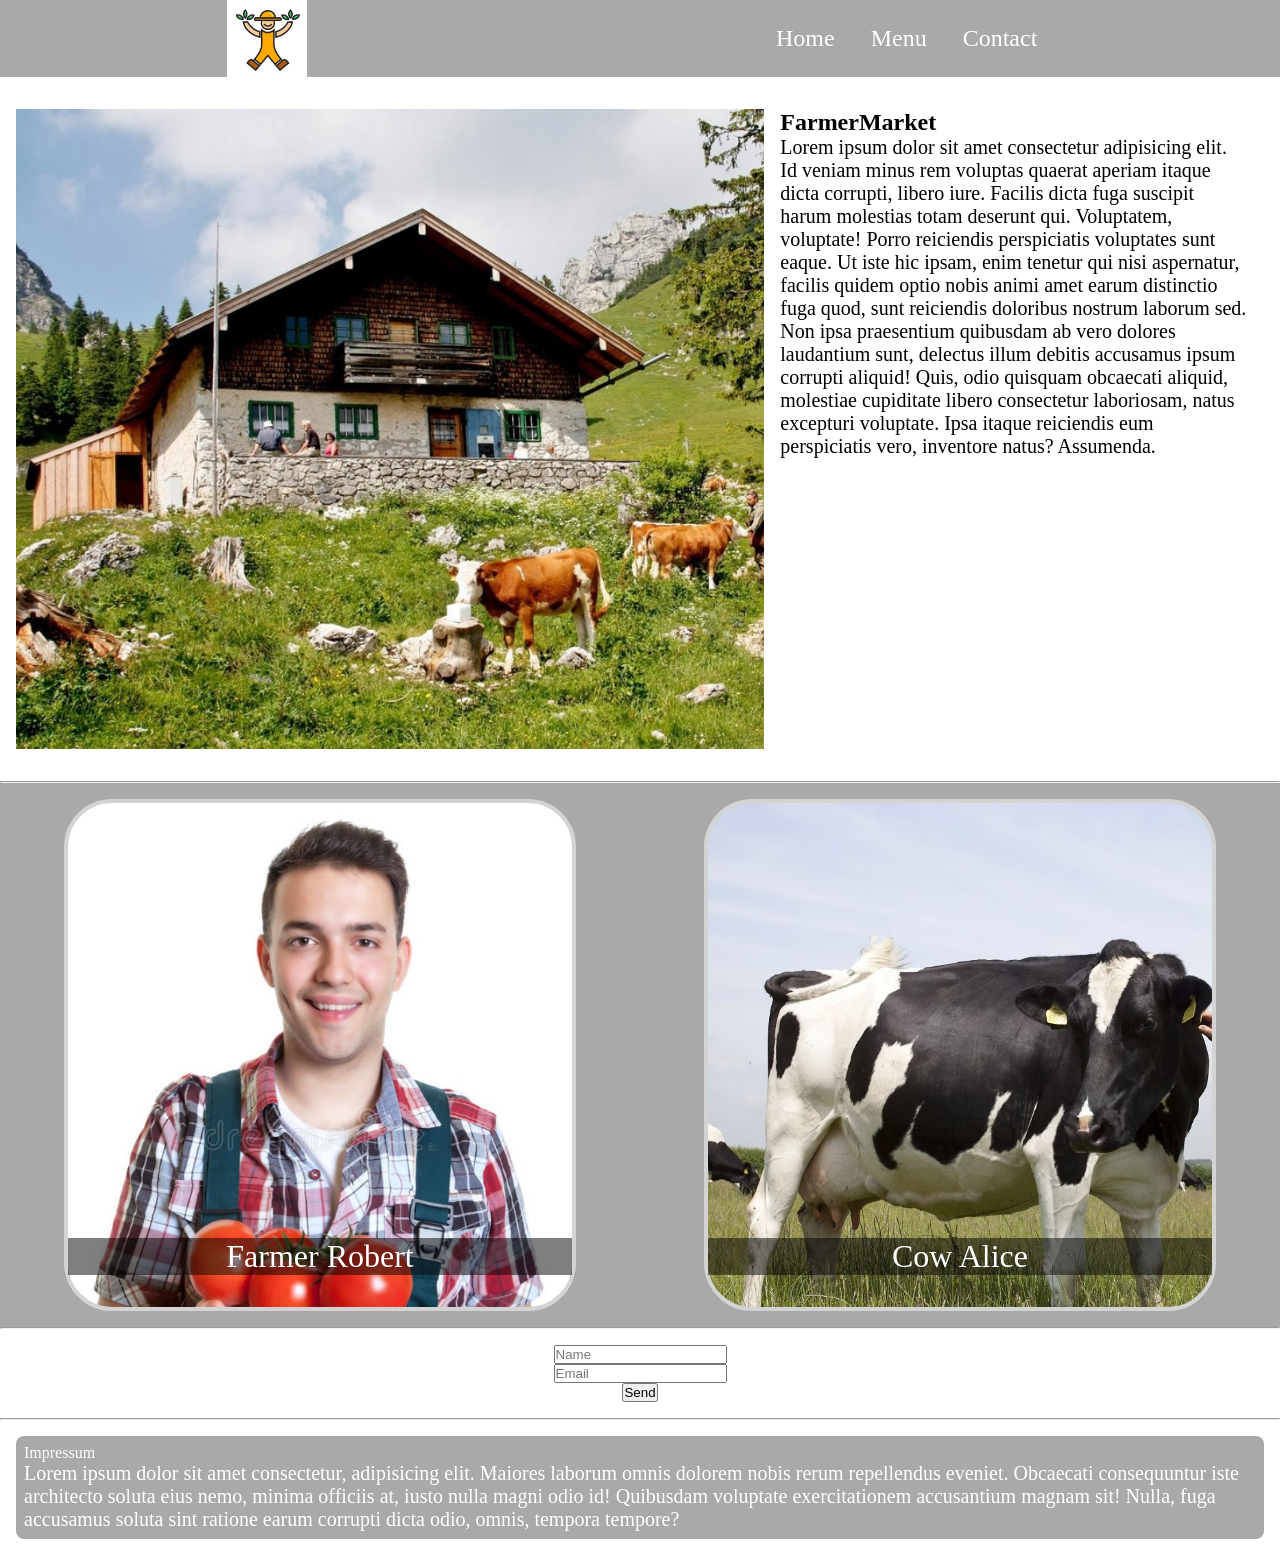
<file: FarmerMarket/index.html>
<!DOCTYPE html>
<html lang="en">

<head>
  <meta charset="UTF-8">
  <meta name="viewport" content="width=device-width, initial-scale=1.0">
  <title>FarmerMarket - ReDI School</title>

  <!-- normalize.css makes default styles look the same across browsers.
      Very popular - to use it, uncomment the line below. -->
  <!-- <link rel="stylesheet" href="https://cdn.jsdelivr.net/npm/normalize.css@8.0.1/normalize.min.css"> -->

  <link rel="stylesheet" href="style.css">
</head>

<body>

  <!-- HOMEWORK ANSWERS
    1. How many children has the <nav> container?
       Answer: 2 (the <img> and the <div class="link">)

    2. How many children has the <section class="card-box">?
       Answer: 2 (<div class="card farmer"> and <div class="card cow">)

    3. Name the 3 id selectors for jumping from navigation to the 3 sections?
       Answer: #home, #menu, #contact

    4. What is the name of <nav> background-color in CSS?
       Answer: darkgrey
  -->

  <!-- NAVIGATION: logo on one side, links on the other (see "nav" in style.css) -->
  <nav>
    <!-- Picture way 1: an <img> tag in the HTML -->
    <img src="./image/logo.jpg" alt="FarmerMarket logo">

    <!-- Each href="#..." jumps to the element with that id further down the page -->
    <div class="link">
      <a href="#home">Home</a>
      <a href="#menu">Menu</a>
      <a href="#contact">Contact</a>
    </div>
  </nav>

  <!-- HOME: picture and text, side by side on bigger screens (see the media query) -->
  <section class="home" id="home">
    <!-- Picture way 2: an empty <div> with a background-image in the CSS -->
    <div class="home_img"></div>

    <div class="home_text">
      <h1>FarmerMarket</h1>
      <p>
        Lorem ipsum dolor sit amet consectetur adipisicing elit. Id veniam
        minus rem voluptas quaerat aperiam itaque dicta corrupti, libero iure.
        Facilis dicta fuga suscipit harum molestias totam deserunt qui.
        Voluptatem, voluptate! Porro reiciendis perspiciatis voluptates sunt
        eaque. Ut iste hic ipsam, enim tenetur qui nisi aspernatur, facilis
        quidem optio nobis animi amet earum distinctio fuga quod, sunt
        reiciendis doloribus nostrum laborum sed. Non ipsa praesentium
        quibusdam ab vero dolores laudantium sunt, delectus illum debitis
        accusamus ipsum corrupti aliquid! Quis, odio quisquam obcaecati
        aliquid, molestiae cupiditate libero consectetur laboriosam, natus
        excepturi voluptate. Ipsa itaque reiciendis eum perspiciatis vero,
        inventore natus? Assumenda.
      </p>
    </div>
  </section>

  <hr>

  <!-- MENU: two picture cards -->
  <section class="card-box" id="menu">
    <!-- Each card has 2 classes:
        "card"   = the shared look (size, border, rounded corners)
        "farmer" = which picture to show -->
    <div class="card farmer">
      <!-- Text placed on top of the picture with CSS positioning -->
      <p class="overlay">Farmer Robert</p>
    </div>

    <div class="card cow">
      <p class="overlay">Cow Alice</p>
    </div>
  </section>

  <hr>

  <!-- CONTACT: a small form -->
  <section class="contact" id="contact">
    <form>
      <input type="text" placeholder="Name" aria-label="Name">
      <!-- type="email": the browser checks the value looks like an email -->
      <input type="email" placeholder="Email" aria-label="Email">
      <button type="submit">Send</button>
    </form>
  </section>

  <hr>

  <footer>
    Impressum
    <p>
      Lorem ipsum dolor sit amet consectetur, adipisicing elit. Maiores
      laborum omnis dolorem nobis rerum repellendus eveniet. Obcaecati
      consequuntur iste architecto soluta eius nemo, minima officiis at, iusto
      nulla magni odio id! Quibusdam voluptate exercitationem accusantium
      magnam sit! Nulla, fuga accusamus soluta sint ratione earum corrupti
      dicta odio, omnis, tempora tempore?
    </p>
  </footer>

</body>

</html>
</file>
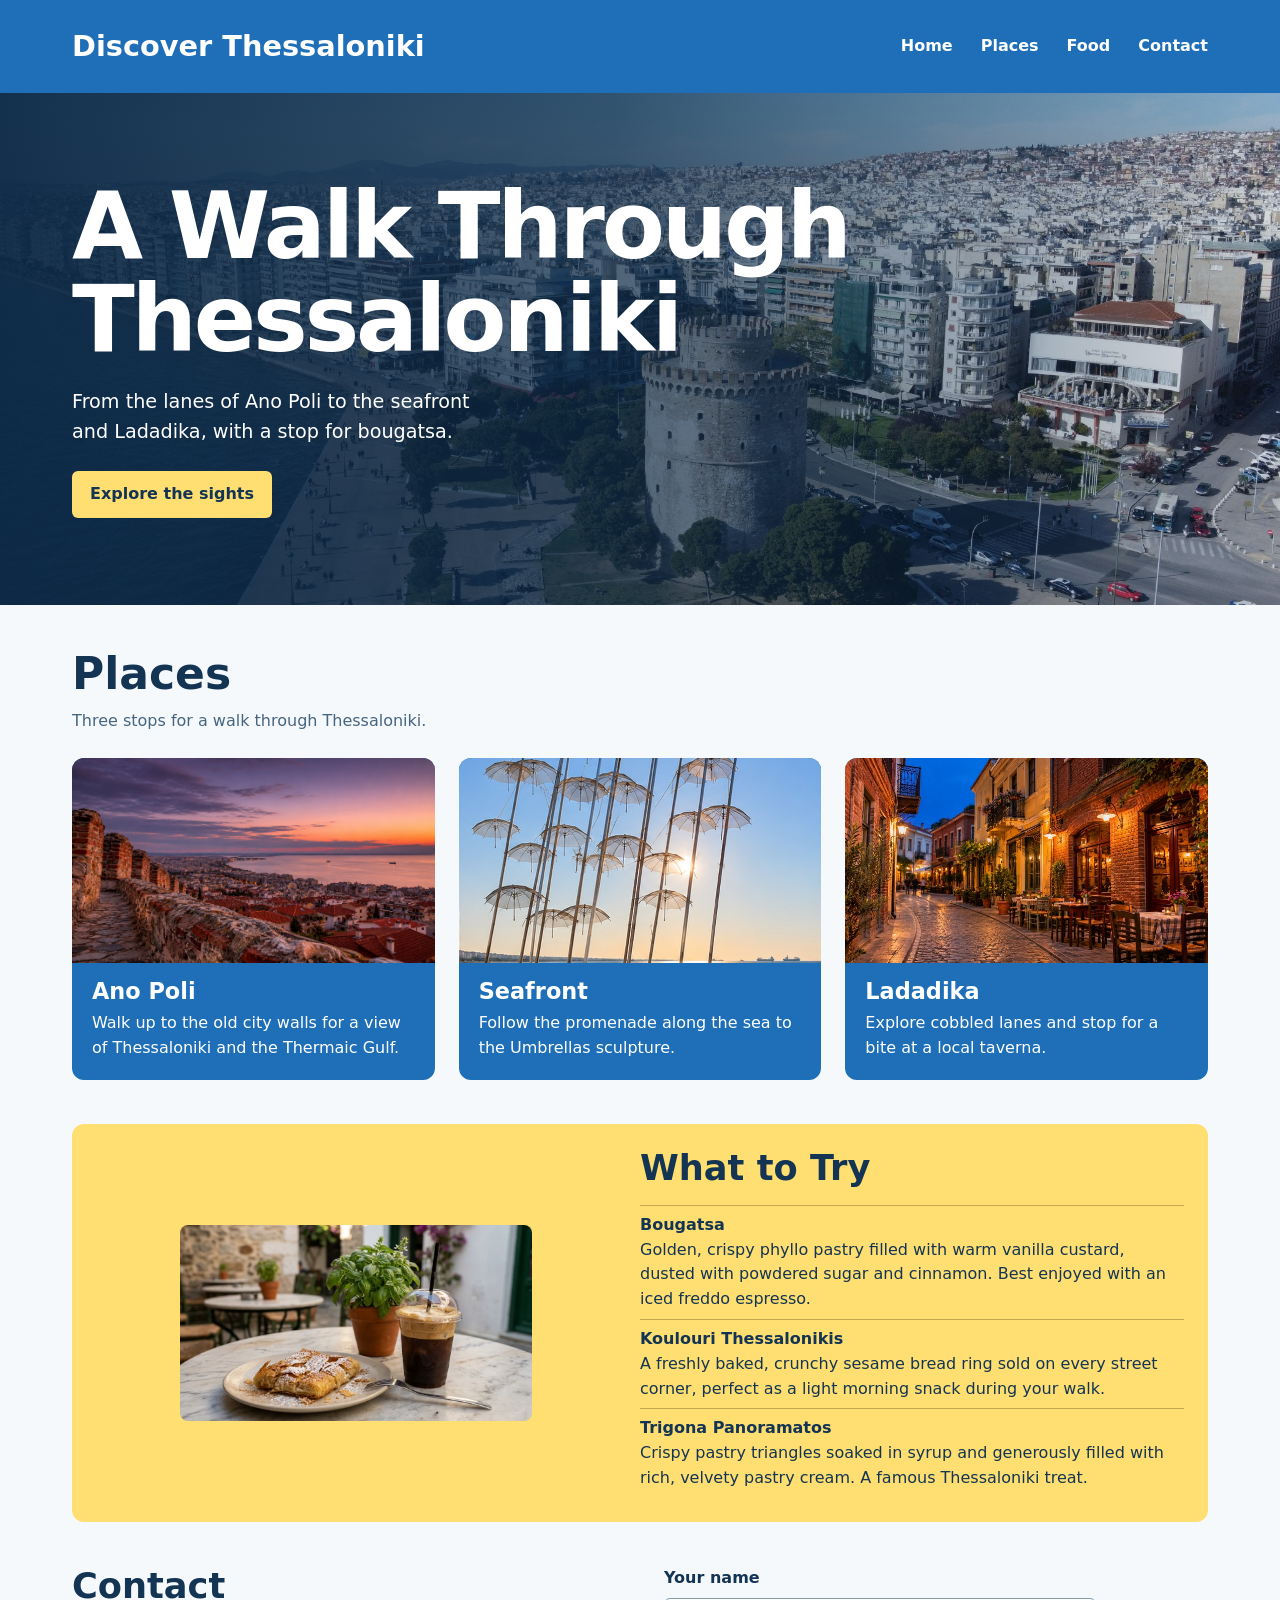
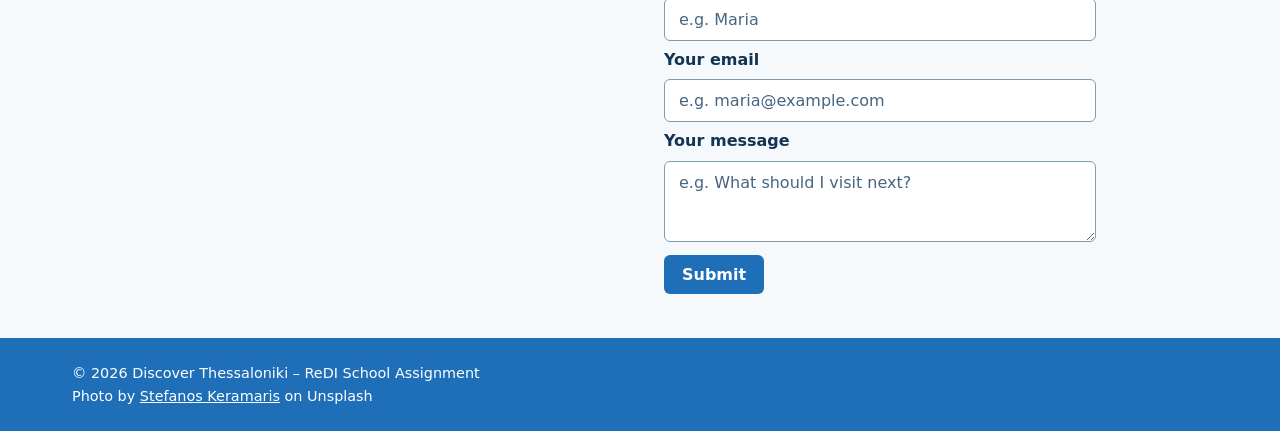
<file: wireframe demo/wireframe.html>
<!doctype html>
<html lang="en">
<head>
  <meta charset="utf-8">
  <meta name="viewport" content="width=device-width, initial-scale=1">
  <title>Discover Thessaloniki</title>
  <link rel="stylesheet" href="wireframe.css">
</head>
<body>
  <!-- Each menu link matches the id of a section. -->
  <header id="home">
    <div class="wrap header-inner">
      <a class="brand" href="#home">Discover Thessaloniki</a>
      <div class="topnav">
        <a href="#home">Home</a>
        <a href="#places">Places</a>
        <a href="#food">Food</a>
        <a href="#contact">Contact</a>
      </div>
    </div>
  </header>

  <section class="hero">
    <div class="wrap">
      <h1>A Walk Through<br> Thessaloniki</h1>
      <p>From the lanes of Ano Poli to the seafront and Ladadika, with a stop for bougatsa.</p>
      <a class="hero-button" href="#places">Explore the sights</a>
    </div>
  </section>

  <div class="wrap">
    <!-- Each card has a title, a picture set in CSS, and a short description. -->
    <section id="places">
      <h2>Places</h2>
      <p class="intro">Three stops for a walk through Thessaloniki.</p>
      <div class="box-container">
        <div class="box ano-poli">
          <div class="box-photo"></div>
          <h3>Ano Poli</h3>
          <p>Walk up to the old city walls for a view of Thessaloniki and the Thermaic Gulf.</p>
        </div>
        <div class="box seafront">
          <div class="box-photo"></div>
          <h3>Seafront</h3>
          <p>Follow the promenade along the sea to the Umbrellas sculpture.</p>
        </div>
        <div class="box ladadika">
          <div class="box-photo"></div>
          <h3>Ladadika</h3>
          <p>Explore cobbled lanes and stop for a bite at a local taverna.</p>
        </div>
      </div>
    </section>

    <!-- The Food link in the menu points to this section. -->
    <section id="food">
      <img src="./images/bougatsa.png" alt="Bougatsa" width="1024" height="572">
      <div>
        <h2>What to Try</h2>
        <ul>
          <li><strong>Bougatsa</strong><span>Golden, crispy phyllo pastry filled with warm vanilla custard, dusted with powdered sugar and cinnamon. Best enjoyed with an iced freddo espresso.</span></li>
          <li><strong>Koulouri Thessalonikis</strong><span>A freshly baked, crunchy sesame bread ring sold on every street corner, perfect as a light morning snack during your walk.</span></li>
          <li><strong>Trigona Panoramatos</strong><span>Crispy pastry triangles soaked in syrup and generously filled with rich, velvety pastry cream. A famous Thessaloniki treat.</span></li>
        </ul>
      </div>
    </section>

    <section id="contact">
      <h2>Contact</h2>
      <form onsubmit="alert('Demo form submitted.'); this.reset(); return false;">
        <label for="name">Your name</label>
        <input class="form-field" id="name" type="text" autocomplete="name" placeholder="e.g. Maria" required>
        <label for="email">Your email</label>
        <input class="form-field" id="email" type="email" autocomplete="email" placeholder="e.g. maria@example.com" required>
        <label for="message">Your message</label>
        <textarea class="form-field" id="message" rows="3" placeholder="e.g. What should I visit next?"></textarea>
        <input type="submit" value="Submit">
      </form>
    </section>
  </div>

  <footer>
    <div class="wrap">
      <p>© 2026 Discover Thessaloniki – ReDI School Assignment</p>
      <p>Photo by <a href="https://unsplash.com/photos/an-aerial-view-of-a-city-and-a-body-of-water-kU58iNVHaj0">Stefanos Keramaris</a> on Unsplash</p>
    </div>
  </footer>

  <script src="wireframe.js"></script>
</body>
</html>
</file>
<file: FarmerMarket/style.css>
/* Reset: remove the browser's default spacing on every element.
   box-sizing: border-box keeps padding and border inside an element's width. */
* {
  margin: 0;
  padding: 0;
  box-sizing: border-box;
}

/* NAVIGATION
   display: flex puts the logo and the links in one row.
   align-items: center lines them up vertically.
   justify-content: space-around shares the free space around them. */
nav {
  display: flex;
  align-items: center;
  justify-content: space-around;
  background-color: darkgrey;
}

nav img {
  width: 5rem;
}

nav a {
  font-size: 1.5rem;
  color: white;
  text-decoration: none;
}

nav .link a {
  margin: 1rem;
}

/* HOME */
.home {
  margin: 1rem;
}

/* Picture as a background image.
   vw = % of the screen width, so the picture grows and shrinks with the window. */
.home_img {
  width: 80vw;
  height: 50vw;
  margin: 1rem auto; /* auto left/right = centered */
  background-image: url("./image/home.jpg");
  background-size: cover;
  background-repeat: no-repeat;
}

/* MENU
   On mobile the cards are stacked (column). The media query below puts them in a row. */
.card-box {
  display: flex;
  flex-direction: column;
  align-items: center;
  background-color: darkgrey;
}

/* Shared look of every card */
.card {
  /* position: relative = the overlay text is positioned inside THIS box */
  position: relative;
  width: 40vw;
  height: 40vw;
  margin: 1rem;
  border: 0.25rem solid lightgray;
  border-radius: 3rem;
  background-size: cover;
  background-repeat: no-repeat;
}

/* Which picture each card shows */
.farmer {
  background-image: url("./image/farmer.jpg");
}

.cow {
  background-image: url("./image/cow.jpg");
}

/* Text on top of the picture.
   position: absolute + bottom: 2rem = 2rem above the bottom edge of the .card */
.overlay {
  position: absolute;
  bottom: 2rem;
  width: 100%;
  font-size: 2rem;
  text-align: center;
  color: white;
  background-color: rgba(0, 0, 0, 0.5); /* black, 50% see-through */
}

/* CONTACT: stack the fields on top of each other, centered */
.contact form {
  display: flex;
  flex-direction: column;
  align-items: center;
  margin: 1rem;
}

footer {
  margin: 1rem;
  padding: 0.5rem;
  background-color: darkgrey;
  color: white;
  border-radius: 0.5rem;
}

/* MEDIA QUERY: these rules only apply on screens 600px wide or more.
   Mobile first: the rules above are for phones, this block changes them for bigger screens. */
@media screen and (min-width: 600px) {
  /* Make paragraphs a bit bigger */
  p {
    font-size: 1.25rem;
  }

  /* Cards side by side instead of stacked (display: flex is already set above) */
  .card-box {
    flex-direction: row;
    justify-content: space-around;
  }

  /* Picture beside the text */
  .home {
    display: flex;
  }

  .home_text {
    width: 50vw;
    margin: 1rem;
  }
}
</file>
<file: wireframe demo/wireframe.css>
* {
  box-sizing: border-box;
}

body {
  margin: 0;
  background: #f6f9fc;
  color: #143453;
  font: 16px/1.55 system-ui, sans-serif;
}

h1, h2, h3, p {
  margin: 0;
}

h1, h2, h3 {
  line-height: 1.15;
}

h2 {
  font-size: 2.2rem;
}

.wrap {
  width: 92%;
  max-width: 1136px;
  margin: 0 auto;
}

/* Menu and footer */
header, footer {
  padding: 24px 0;
  background: #1e6fb8;
  color: white;
}

.header-inner, .topnav {
  display: flex;
  align-items: center;
  flex-wrap: wrap;
  gap: 12px 28px;
}

.header-inner {
  justify-content: space-between;
}

header a {
  color: white;
  font-weight: bold;
  text-decoration: none;
}

.brand {
  font-size: 1.8rem;
}

header a:hover {
  text-decoration: underline;
}

footer {
  font-size: 0.9rem;
}

footer a {
  color: white;
}

/* Large image and title at the top */
.hero {
  display: flex;
  align-items: center;
  min-height: 512px;
  padding: 48px 0;
  color: white;
  background: #143453;
  background-image: linear-gradient(90deg, #0c2845f2, #0c2845b8 48%, #0c284524), url("images/waterfront.jpg");
  background-position: center;
  background-size: cover;
}

.hero h1 {
  font-size: 5.75rem;
  line-height: 1.02;
  letter-spacing: -0.035em;
}

.hero p {
  max-width: 35ch;
  margin: 20px 0 24px;
  font-size: 1.2rem;
}

.hero-button {
  display: inline-block;
  padding: 11px 18px;
  border-radius: 6px;
  background: #ffdf71;
  color: #143453;
  font-weight: bold;
  text-decoration: none;
}

/* Places. The three boxes share the same layout. */
#places, #contact {
  padding: 44px 0;
}

#places h2 {
  font-size: 2.75rem;
}

.intro {
  margin: 10px 0 24px;
  color: #466581;
}

.box-container {
  display: flex;
  flex-wrap: wrap;
  gap: 24px;
}

.box {
  flex: 1;
  min-width: 0;
  overflow: hidden;
  border-radius: 12px;
  background: #1e6fb8;
  color: white;
}

.box-photo {
  height: 205px;
  background-position: center;
  background-size: cover;
}

.ano-poli .box-photo {
  background-image: url("images/ano-poli.png");
  background-position: center 70%;
}

.seafront .box-photo {
  background-image: url("images/seafront.jpg");
}

.ladadika .box-photo {
  background-image: url("images/ladadika.jpg");
}

.box h3 {
  margin: 16px 20px 6px;
  font-size: 1.4rem;
}

.box p {
  margin: 0 20px 20px;
}

/* Food and Contact both use two columns. */
#food, #contact {
  display: flex;
  gap: 24px;
}

#food {
  align-items: center;
  padding: 24px;
  border-radius: 12px;
  background: #ffdf71;
}

#food img {
  width: 42%;
  max-width: 352px;
  height: auto;
  margin: 0 auto;
  border-radius: 8px;
}

#food > div {
  width: 50%;
}

#food ul {
  margin: 16px 0 0;
  padding: 0;
  list-style: none;
}

#food li {
  border-top: 1px solid #c5a74f;
  padding: 7px 0;
}

#food li span {
  display: block;
}

/* Contact form */
#contact h2 {
  width: 50%;
}

form {
  display: flex;
  flex-direction: column;
  gap: 7px;
  width: 50%;
  max-width: 432px;
}

label, input[type="submit"] {
  font-weight: bold;
}

.form-field, input[type="submit"] {
  font-family: inherit;
  font-size: 1rem;
  border-radius: 6px;
}

.form-field {
  width: 100%;
  padding: 11px 14px;
  border: 1px solid #829bad;
  color: inherit;
}

.form-field::placeholder {
  color: #466581;
}

textarea {
  resize: vertical;
}

input[type="submit"] {
  align-self: flex-start;
  margin-top: 6px;
  padding: 10px 18px;
  border: 0;
  background: #1e6fb8;
  color: white;
  cursor: pointer;
}

/* Smaller screens */
@media (max-width: 900px) {
  .box {
    flex: 0 0 47%;
  }

  .hero h1 {
    font-size: 4.25rem;
  }
}

@media (max-width: 672px) {
  .brand {
    font-size: 1.4rem;
  }

  .hero {
    min-height: 416px;
    background-position: 65% center;
  }

  .hero h1 {
    font-size: 2.6rem;
  }

  h2, #places h2 {
    font-size: 1.9rem;
  }

  .box {
    flex: 0 0 100%;
  }

  #food, #contact {
    flex-direction: column;
  }

  #food img, #food > div, #contact h2, form {
    width: 100%;
  }
}
</file>
